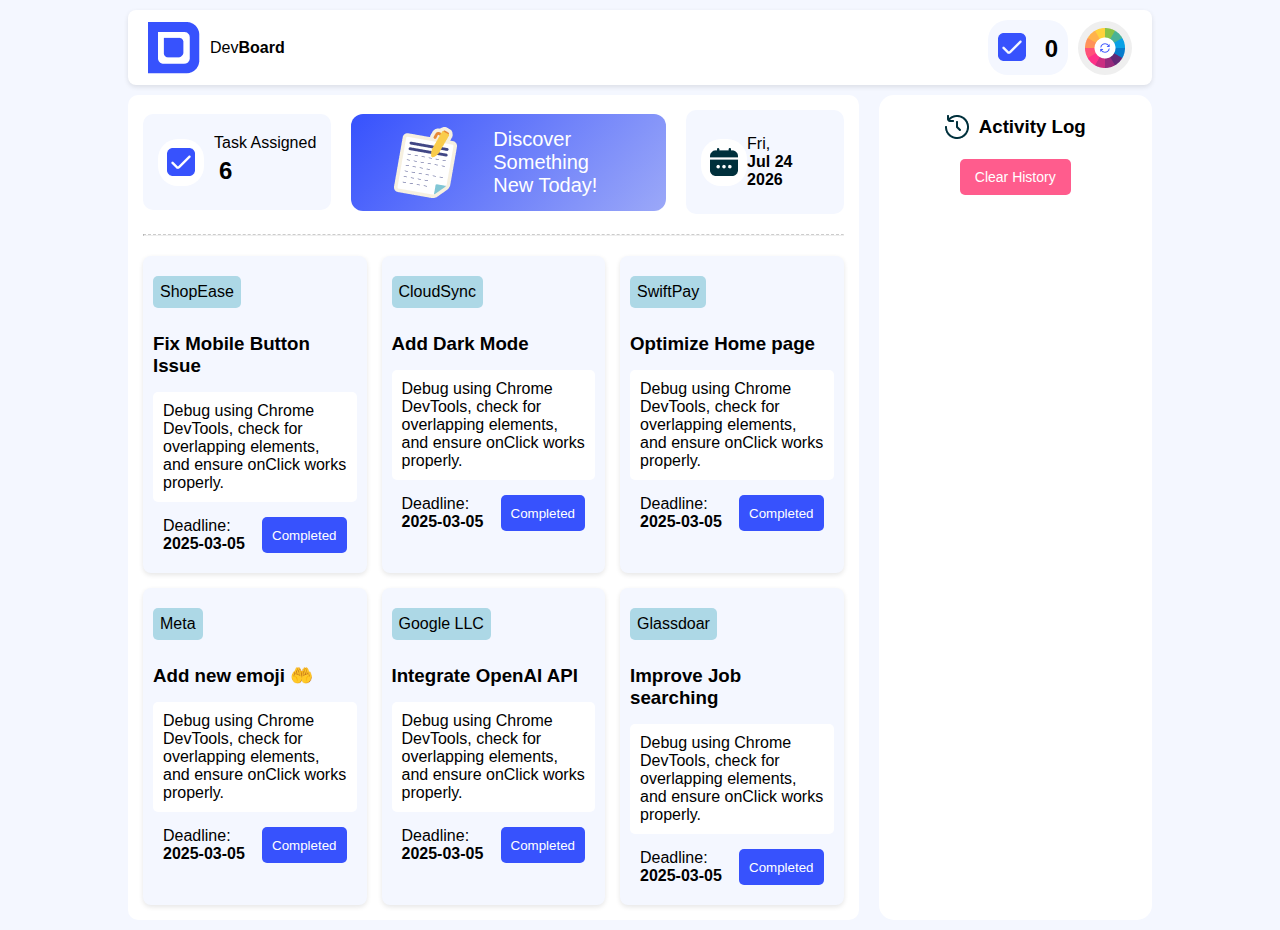
<file: index.html>
<!DOCTYPE html>
<html lang="en">

<head>
    <meta charset="UTF-8">
    <meta name="viewport" content="width=device-width, initial-scale=1.0">
    <title>DevBoard</title>
    <link rel="stylesheet" href="style.css">
</head>

<body>

    <!-- Navbar -->
    <nav class="navbar">
        <div class="logo">
            <img src="assets/logo.png" alt="Logo">
            <span>Dev<span class="bold">Board</span></span>
        </div>
        <div class="nav-actions">
            <div class="nav-count-btn">
                <div><img src="assets/checkbox.png"></div>
                <div>
                    <h2 id="taskCount">0</h2>
                </div>
            </div>
            <button class="icon-btn"><img src="assets/theme-btn.png" alt="" srcset=""></button>
        </div>
    </nav>

    <!-- Main Content -->
    <main class="container">
        <div class="main-content">
            <!-- Hero Section -->
            <section class="hero">
                <div class="hero-banner">
                    <div class="task-box">
                        <div class="task-checkbox">
                            <img src="assets/checkbox.png" alt="" srcset="">
                        </div>
                        <div>
                            <label for="taskCheckbox">Task Assigned</label>
                            <div>
                                <h2 class="task-count" id="taskCounter">6</h2>
                            </div>
                        </div>

                    </div>
                    <div class="hero-box" onclick="location.href='blog.html';" style="cursor: pointer;">
                        <img src="assets/board.png" alt="Logo">
                        <span class="hero-text">Discover Something <br>New Today!</span>
                    </div>

                    <div class="date-box">
                        <div class="calender-img">
                            <img src="assets/calender.png" alt="Date Icon">
                        </div>
                        <span id="currentDate"></span>
                    </div>
                    
                </div>

                <hr class="dashed-line">

                <!-- Task Grid -->
                <div class="task-grid">
                    <!-- 6 Boxes -->
                    <div class="task-card">
                        <div class="task-title">ShopEase</div>
                        <h3 class="task-heading">Fix Mobile Button Issue</h3>               
                        <div class="task-details">
                            <p>
                                Debug using Chrome DevTools, check for overlapping elements, and ensure onClick works
                                properly.
                            </p>
                        </div>
                        <div class="task-footer">
                            <span class="deadline">Deadline: <br> <b>2025-03-05</b></span>
                            <button class="complete-btn">Completed</button>
                        </div>
                    </div>

                    <!-- Duplicate 5 more for total 6 boxes -->
                    <div class="task-card">
                        <div class="task-title">CloudSync</div>
                        <h3 class="task-heading">Add Dark Mode</h3>
                        <div class="task-details">
                            <p>
                                Debug using Chrome DevTools, check for overlapping elements, and ensure onClick works
                                properly.
                            </p>
                        </div>
                        <div class="task-footer">
                            <span class="deadline">Deadline: <br> <b>2025-03-05</b></span>
                            <button class="complete-btn">Completed</button>
                        </div>
                    </div>
                    <div class="task-card">
                        <div class="task-title">SwiftPay</div>
                        <h3 class="task-heading">Optimize Home page</h3>
                        <div class="task-details">
                            <p>
                                Debug using Chrome DevTools, check for overlapping elements, and ensure onClick works
                                properly.
                            </p>
                        </div>
                        <div class="task-footer">
                            <span class="deadline">Deadline: <br> <b>2025-03-05</b></span>
                            <button class="complete-btn">Completed</button>
                        </div>
                    </div>
                    <div class="task-card">
                        <div class="task-title">Meta</div>
                        <h3 class="task-heading">Add new emoji 🤲</h3>
                        <div class="task-details">
                            <p>
                                Debug using Chrome DevTools, check for overlapping elements, and ensure onClick works
                                properly.
                            </p>
                        </div>
                        <div class="task-footer">
                            <span class="deadline">Deadline: <br> <b>2025-03-05</b></span>
                            <button class="complete-btn">Completed</button>
                        </div>
                    </div>
                    <div class="task-card">
                        <div class="task-title">Google LLC</div>
                        <h3 class="task-heading">Integrate OpenAI API </h3>
                        <div class="task-details">
                            <p>
                                Debug using Chrome DevTools, check for overlapping elements, and ensure onClick works
                                properly.
                            </p>
                        </div>
                        <div class="task-footer">
                            <span class="deadline">Deadline: <br> <b>2025-03-05</b></span>
                            <button class="complete-btn">Completed</button>
                        </div>
                    </div>
                    <div class="task-card">
                        <div class="task-title">Glassdoar</div>
                        <h3 class="task-heading">Improve Job searching </h3>
                        <div class="task-details">
                            <p>
                                Debug using Chrome DevTools, check for overlapping elements, and ensure onClick works
                                properly.
                            </p>
                        </div>
                        <div class="task-footer">
                            <span class="deadline">Deadline: <br> <b>2025-03-05</b></span>
                            <button class="complete-btn">Completed</button>
                        </div>
                    </div>
                </div>

            </section>

            <!-- Activity Log -->
            <section class="activity-log">
                <div class="activity-log-header">
                    <img src="assets/activity.png" alt="Activity Icon">
                    <h3>Activity Log</h3>
                </div>
                <button id="clearHistoryBtn">Clear History</button>
                <ul id="logList"></ul>
            </section>

        </div>
    </main>

    <script src="script.js"></script>
</body>

</html>
</file>
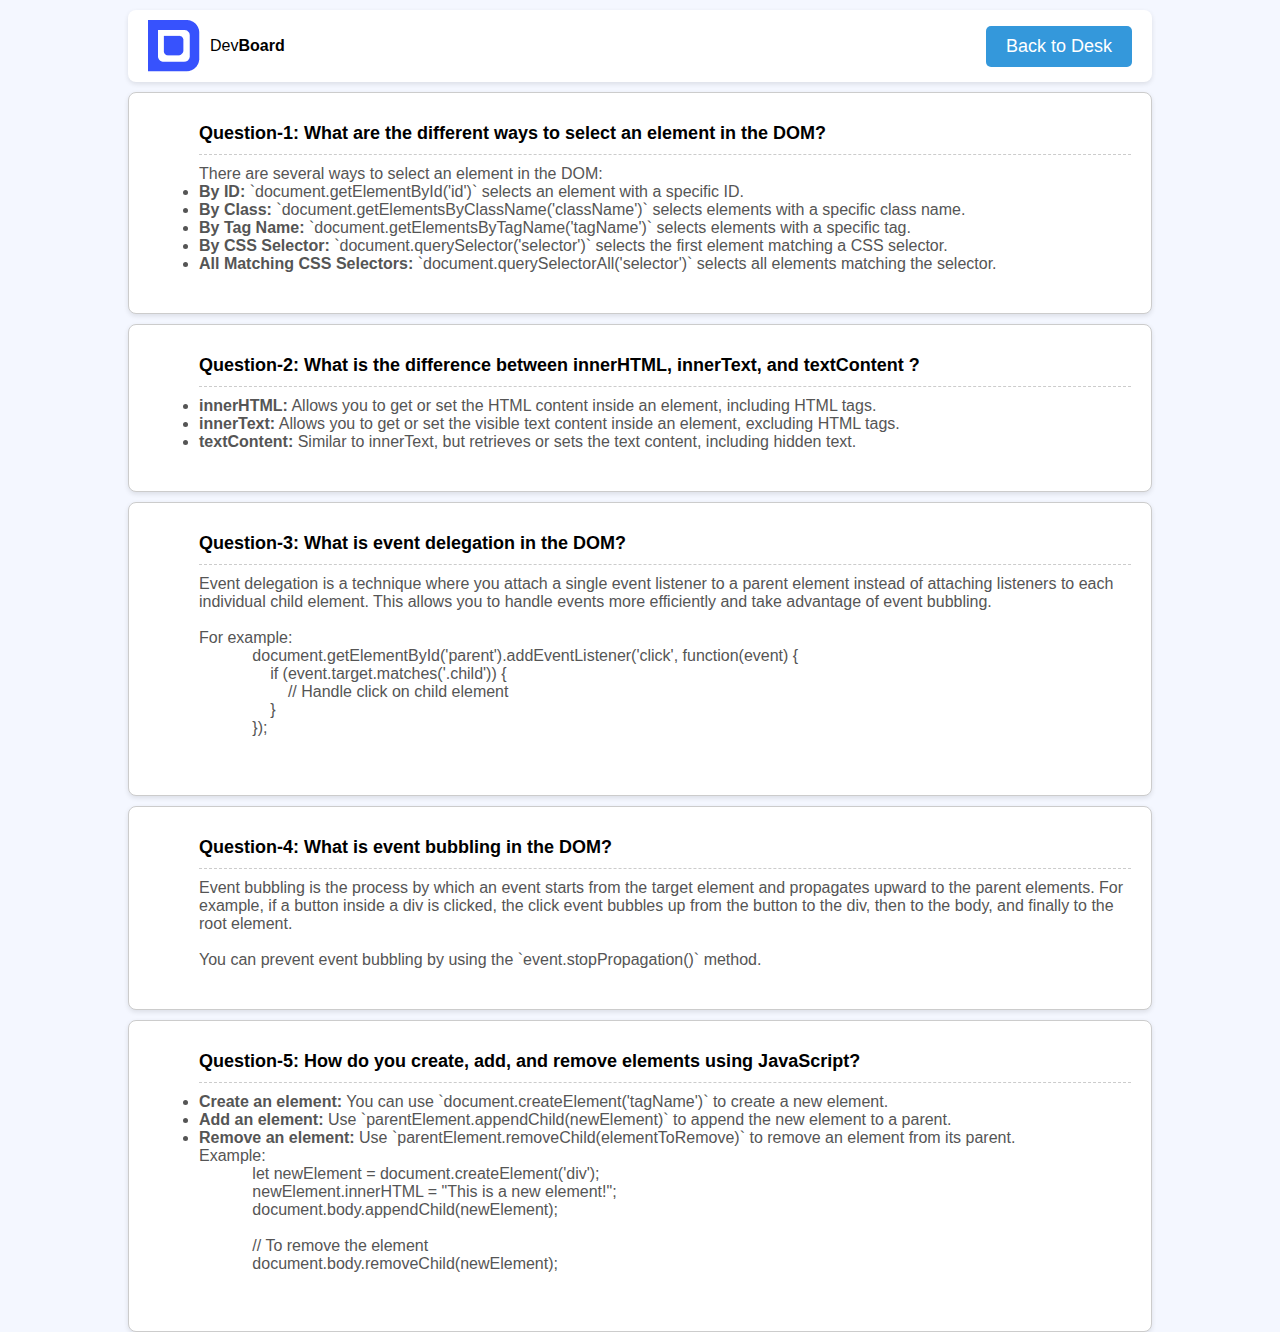
<file: blog.html>
<!DOCTYPE html>
<html lang="en">

<head>
    <meta charset="UTF-8">
    <meta name="viewport" content="width=device-width, initial-scale=1.0">
    <link rel="stylesheet" href="style.css">
    <title>Blog</title>
    <style>
        body {
            background-color: #F4F7FF;
            font-family: 'Poppins', sans-serif;
        }

        .back-btn {
            background-color: #3498db;
            color: white;
            padding: 10px 20px;
            font-size: 18px;
            border: none;
            cursor: pointer;
            border-radius: 5px;
        }

        .back-btn:hover {
            background-color: #2980b9;
        }

        .question-answer-box {
            background-color: white;
            border: 1px solid #ccc;
            border-radius: 8px;
            margin: 10px auto 0px auto;
            padding: 30px 20px 20px 70px;
            width: 80%;
            box-shadow: 0 2px 5px rgba(0, 0, 0, 0.1);
        }

        .question {
            font-weight: bold;
            color: black;
            font-size: 18px;
            margin-bottom: 10px;
        }

        .answer {
            color: #555555;
            /* Dark grey */
            font-size: 16px;
            margin-bottom: 20px;
        }

        .dashed-line {
            border: 0;
            border-top: 1px dashed #ccc;
            margin: 10px 0;
        }
    </style>
</head>

<body>

    <nav class="navbar">
        <div class="logo">
            <img src="assets/logo.png" alt="Logo">
            <span>Dev<span class="bold">Board</span></span>
        </div>
        <div class="nav-right">
            <button class="back-btn" onclick="location.href='index.html';">Back to Desk</button>
        </div>
    </nav>

    <div class="question-answer-box">
        <div class="question">Question-1: What are the different ways to select an element in the DOM?</div>
        <hr class="dashed-line">
        <div class="answer">
            There are several ways to select an element in the DOM:
            <ul>
                <li><strong>By ID:</strong> `document.getElementById('id')` selects an element with a specific ID.</li>
                <li><strong>By Class:</strong> `document.getElementsByClassName('className')` selects elements with a
                    specific class name.</li>
                <li><strong>By Tag Name:</strong> `document.getElementsByTagName('tagName')` selects elements with a
                    specific tag.</li>
                <li><strong>By CSS Selector:</strong> `document.querySelector('selector')` selects the first element
                    matching a CSS selector.</li>
                <li><strong>All Matching CSS Selectors:</strong> `document.querySelectorAll('selector')` selects all
                    elements matching the selector.</li>
            </ul>
        </div>
    </div>

    <div class="question-answer-box">
        <div class="question">Question-2: What is the difference between innerHTML, innerText, and textContent ?</div>
        <hr class="dashed-line">
        <div class="answer">
            <ul>
                <li><strong>innerHTML:</strong> Allows you to get or set the HTML content inside an element, including
                    HTML tags.</li>
                <li><strong>innerText:</strong> Allows you to get or set the visible text content inside an element,
                    excluding HTML tags.</li>
                <li><strong>textContent:</strong> Similar to innerText, but retrieves or sets the text content,
                    including hidden text.</li>
            </ul>
        </div>
    </div>

    <div class="question-answer-box">
        <div class="question">Question-3: What is event delegation in the DOM?</div>
        <hr class="dashed-line">
        <div class="answer">
            Event delegation is a technique where you attach a single event listener to a parent element instead of
            attaching listeners to each individual child element. This allows you to handle events more efficiently and
            take advantage of event bubbling.
            <br><br>
            For example:
            <pre>
            document.getElementById('parent').addEventListener('click', function(event) {
                if (event.target.matches('.child')) {
                    // Handle click on child element
                }
            });
            </pre>
        </div>
    </div>

    <div class="question-answer-box">
        <div class="question">Question-4: What is event bubbling in the DOM?</div>
        <hr class="dashed-line">
        <div class="answer">
            Event bubbling is the process by which an event starts from the target element and propagates upward to the
            parent elements. For example, if a button inside a div is clicked, the click event bubbles up from the
            button to the div, then to the body, and finally to the root element.
            <br><br>
            You can prevent event bubbling by using the `event.stopPropagation()` method.
        </div>
    </div>

    <div class="question-answer-box">
        <div class="question">Question-5: How do you create, add, and remove elements using JavaScript?</div>
        <hr class="dashed-line">
        <div class="answer">
            <ul>
                <li><strong>Create an element:</strong> You can use `document.createElement('tagName')` to create a new
                    element.</li>
                <li><strong>Add an element:</strong> Use `parentElement.appendChild(newElement)` to append the new
                    element to a parent.</li>
                <li><strong>Remove an element:</strong> Use `parentElement.removeChild(elementToRemove)` to remove an
                    element from its parent.</li>
            </ul>
            Example:
            <pre>
            let newElement = document.createElement('div');
            newElement.innerHTML = "This is a new element!";
            document.body.appendChild(newElement);
            
            // To remove the element
            document.body.removeChild(newElement);
            </pre>
        </div>
    </div>

</body>

</html>
</file>
<file: style.css>
/* General Reset */
* {
    margin: 0;
    padding: 0;
    box-sizing: border-box;
    font-family: 'Poppins', sans-serif;
}

body {
    background: #F4F7FF;
}

/* Navbar */
.navbar {
    display: flex;
    justify-content: space-between;
    align-items: center;
    width: 80%;
    margin: 10px auto;
    padding: 10px 20px;
    background: white;
    border-radius: 8px;
    box-shadow: 0 2px 5px rgba(0, 0, 0, 0.1);
}

.logo {
    display: flex;
    align-items: center;
    gap: 10px;
}

.bold {
    font-weight: bold;
}

.nav-actions {
    display: flex;
    align-items: center;
    gap: 10px;
}

.icon-btn {
    padding: 7px 7px 4px 7px;
    border-radius: 30px;
    cursor: pointer;
    border: none;
}

.nav-count-btn {
    width: 80px;
    background: #F4F7FF;
    padding: 13px 10px 10px 10px;
    border-radius: 20px;
    display: flex;
    justify-content: space-between;
    align-items: center;
    gap: 15px;
}

/* Main Content Layout */
.main-content {
    display: flex;
    gap: 20px;
    align-items: flex-start;
    /* Ensure top alignment */
    justify-content: space-between;
    width: 80%;
    /* Same width as navbar */
    margin: 10px auto;
    /* Centered with margin */
}

/* Hero Section */
.hero {
    flex: 3;
    /* Take 75% of the space (3 parts out of 4) */
    background: white;
    padding: 15px;
    border-radius: 10px;
    width: 100%;
    /* Make it take up full space in its flex container */
    margin: 0;
    /* Remove extra margin */
}

/* Hero Top Section */
.hero-banner {
    display: grid;
    grid-template-columns: 1.5fr 3fr 1.5fr;
    /* Set the columns to the desired ratio */
    gap: 20px;
    /* Optional: Add space between columns */
    align-items: center;
    /* Vertically align the items */
    width: 100%;
    margin-bottom: 10px;
}


.dashed-line {
    border-top: 1px dashed #ccc;
    width: 100%;
    margin-top: 20px;
    margin-bottom: 20px;
}

.hero-box,
.date-box {
    display: flex;
    align-items: center;
}

.hero-box {
    border-radius: 12px;
    background: linear-gradient(130.70deg, rgb(55, 82, 253) 0.419%, rgb(108, 127, 250) 52.66%, rgb(155, 168, 248) 99.733%);
    padding: 9px 15px;
    padding-left: 35px;
    gap: 20px;
}

.calender-img {
    background: white;
    padding: 9px 1px 6px 9px;
    border-radius: 20px;
}

.task-checkbox {
    background: white;
    padding: 9px 9px 6px 9px;
    border-radius: 20px;
}

.hero-box img,
.date-box img {
    margin-right: 8px;
    /* Adjust image spacing */
}

.task-box {
    display: flex;
    align-items: center;
    gap: 10px;
    white-space: nowrap;
    /* Prevent the text from wrapping to the next line */
}

.hero-text {
    color: white;
    font-size: 20px;
}

.date-box,
.task-box {
    background: #F4F7FF;
    padding: 20px 15px;
    border-radius: 10px;
}

.date-box {
    padding: 25px 15px;
}

.bold-date {
    font-weight: bold;
}


/* Task Section */
.task-box {
    display: flex;
    align-items: center;
    gap: 10px;
}

.task-count {
    padding: 5px;
    border-radius: 5px;
    font-weight: bold;
    display: inline-block;
}

/* Task Grid */
.task-grid {
    display: grid;
    grid-template-columns: repeat(3, 1fr);
    gap: 15px;
    margin-top: 10px;
}

.task-card {
    background: #F4F7FF;
    padding: 10px;
    border-radius: 8px;
    box-shadow: 0 2px 5px rgba(0, 0, 0, 0.1);
}

.task-title {
    background: lightblue;
    padding: 7px;
    border-radius: 5px;
    display: inline-block;
    margin: 10px 0;
}

.task-heading {
    margin: 15px 0;
}

.task-details {
    background: white;
    padding: 10px;
    border-radius: 5px;
    margin: 15px 0;

}

.task-footer {
    display: flex;
    justify-content: space-between;
    margin: 10px 10px;
}

.complete-btn {
    background: #3752FD;
    color: white;
    border: none;
    padding: 5px 10px;
    border-radius: 5px;
    cursor: pointer;
}

.complete-btn:active {
    background: #a0a7d5;
}


/* Activity Log Section */
.activity-log {
    flex: 1;
    /* Makes the activity log take up remaining space */
    height: 100%;
    /* Ensures the height matches the hero section */
    background-color: white;
    padding: 20px;
    box-sizing: border-box;
    display: flex;
    flex-direction: column;
    align-items: center;
    border-radius: 15px;
}

/* Activity Log Header - Centered */
.activity-log-header {
    display: flex;
    align-items: center;
    justify-content: center;
    gap: 10px;
    margin-bottom: 10px;
}

/* Activity Icon */
.activity-log-header img {
    width: 24px;
    height: 24px;
}

/* Clear History Button - Centered */
#clearHistoryBtn {
    margin-top: 10px;
    background-color: #ff5c8d;
    color: white;
    border: none;
    padding: 10px 15px;
    cursor: pointer;
    font-size: 14px;
    border-radius: 5px;
    transition: background-color 0.3s ease;
}

#clearHistoryBtn:hover {
    background-color: #ff3f72;
}

/* Log List */
#logList {
    list-style-type: none;
    padding: 0;
    width: 100%;
    max-width: 400px;
    margin-top: 20px;
}

#logList li {
    background-color: white;
    padding: 10px;
    margin-bottom: 10px;
    border-radius: 5px;
    border: 1px solid #ddd;
    text-align: center;
}

/* Hide "No recent activities" when empty */
#logList:empty::before {
    content: "";
}

/* Custom Alert Modal */
.custom-alert-modal {
    position: fixed;
    top: 0;
    left: 0;
    width: 100%;
    height: 100%;
    background-color: rgba(0, 0, 0, 0.5);
    display: flex;
    justify-content: center;
    align-items: center;
    z-index: 1000;
}

.custom-alert-modal .alert-content {
    background-color: white;
    padding: 20px;
    border-radius: 8px;
    box-shadow: 0 4px 8px rgba(0, 0, 0, 0.2);
    text-align: center;
}

.custom-alert-modal .close-alert-btn {
    background-color: #f44336;
    /* Red color */
    color: white;
    padding: 8px 15px;
    border: none;
    border-radius: 5px;
    cursor: pointer;
    margin-top: 10px;
}

.custom-alert-modal .close-alert-btn:hover {
    background-color: #d32f2f;
}
</file>
